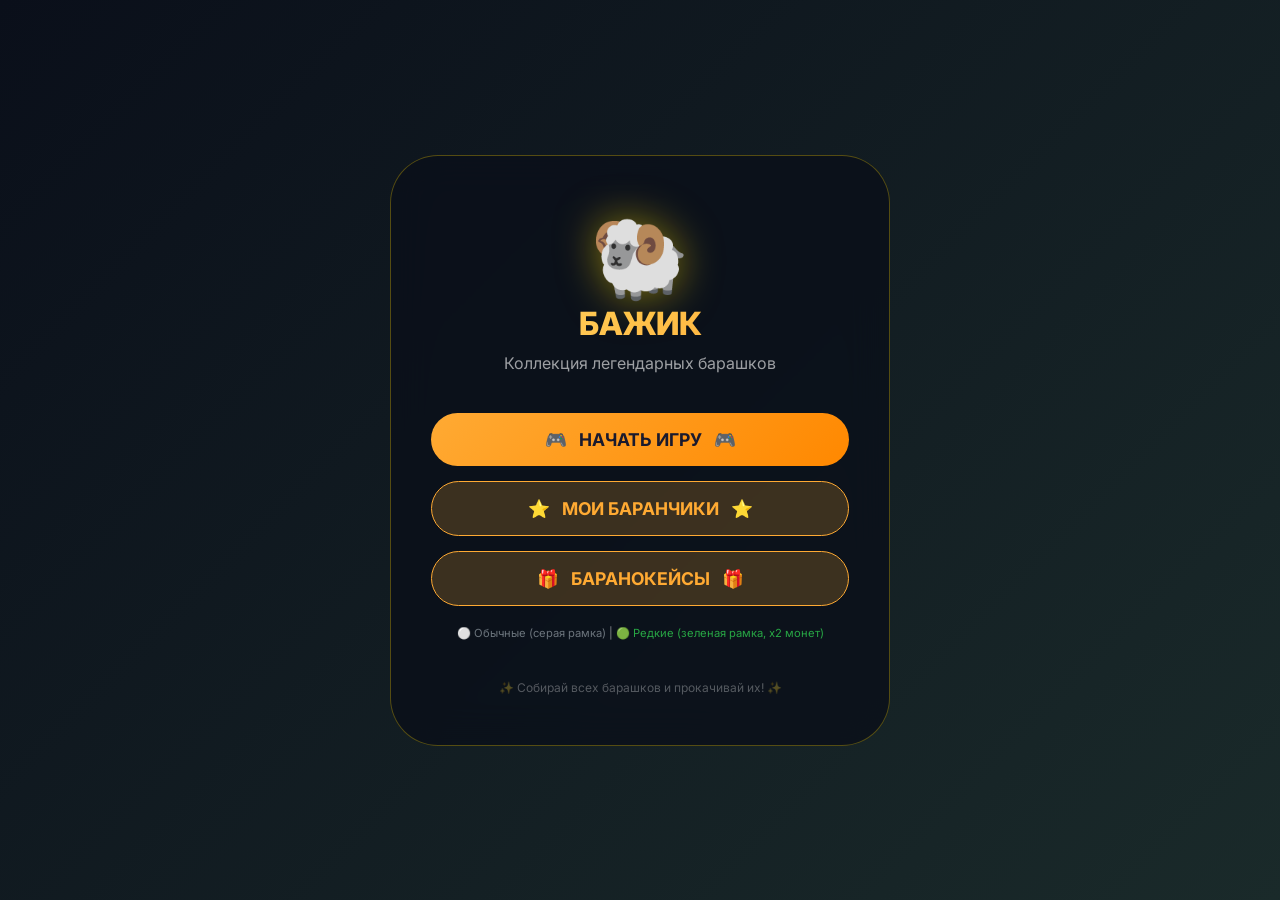
<file: index.html>
<!DOCTYPE html>
<html lang="ru">
<head>
    <meta charset="UTF-8">
    <meta name="viewport" content="width=device-width, initial-scale=1.0, user-scalable=yes">
    <title>Бажик - Главное меню</title>
    <link rel="preconnect" href="https://fonts.googleapis.com">
    <link rel="preconnect" href="https://fonts.gstatic.com" crossorigin>
    <link href="https://fonts.googleapis.com/css2?family=Inter:opsz,wght@14..32,300;14..32,400;14..32,500;14..32,600;14..32,700;14..32,800&display=swap" rel="stylesheet">
    <style>
        * {
            margin: 0;
            padding: 0;
            box-sizing: border-box;
        }
        body {
            font-family: 'Inter', sans-serif;
            min-height: 100vh;
            background: linear-gradient(135deg, #0a0f1a 0%, #1a2a2a 100%);
        }
        .menu-container {
            min-height: 100vh;
            display: flex;
            flex-direction: column;
            justify-content: center;
            align-items: center;
            padding: 20px;
        }
        .menu-card {
            background: rgba(10, 15, 26, 0.8);
            backdrop-filter: blur(20px);
            border-radius: 48px;
            padding: 50px 40px;
            text-align: center;
            border: 1px solid rgba(255, 215, 0, 0.3);
            max-width: 500px;
            width: 100%;
            animation: fadeInUp 0.5s ease-out;
        }
        @keyframes fadeInUp {
            from { opacity: 0; transform: translateY(30px); }
            to { opacity: 1; transform: translateY(0); }
        }
        .menu-logo {
            margin-bottom: 30px;
        }
        .menu-logo-icon {
            font-size: 5rem;
            filter: drop-shadow(0 0 20px rgba(255,215,0,0.5));
            animation: bounce 2s infinite;
        }
        @keyframes bounce {
            0%, 100% { transform: translateY(0); }
            50% { transform: translateY(-10px); }
        }
        .menu-title {
            font-size: 2rem;
            font-weight: 800;
            background: linear-gradient(135deg, #ffd966, #ffaa33);
            -webkit-background-clip: text;
            background-clip: text;
            color: transparent;
            margin-bottom: 10px;
        }
        .menu-subtitle {
            color: rgba(255,255,255,0.6);
            margin-bottom: 40px;
        }
        .menu-buttons {
            display: flex;
            flex-direction: column;
            gap: 15px;
        }
        .menu-btn {
            background: linear-gradient(135deg, #ffaa33, #ff8800);
            border: none;
            padding: 16px 24px;
            border-radius: 60px;
            font-size: 1.1rem;
            font-weight: 700;
            color: #1a1a2e;
            cursor: pointer;
            transition: all 0.2s;
            font-family: inherit;
            text-decoration: none;
            display: flex;
            align-items: center;
            justify-content: center;
            gap: 12px;
        }
        .menu-btn.secondary {
            background: rgba(255,170,51,0.2);
            color: #ffaa33;
            border: 1px solid #ffaa33;
        }
        .menu-btn:active {
            transform: scale(0.97);
        }
        .menu-footer {
            margin-top: 40px;
            color: rgba(255,255,255,0.3);
            font-size: 0.75rem;
        }
        .rarity-info {
            margin-top: 20px;
            font-size: 0.7rem;
            color: rgba(255,255,255,0.5);
        }
        .common-color { color: #6c757d; }
        .rare-color { color: #28a745; }
    </style>
</head>
<body>
    <div class="menu-container">
        <div class="menu-card">
            <div class="menu-logo">
                <div class="menu-logo-icon">🐏</div>
                <h1 class="menu-title">БАЖИК</h1>
                <p class="menu-subtitle">Коллекция легендарных барашков</p>
            </div>
            <div class="menu-buttons">
                <a href="game.html" class="menu-btn">
                    <span>🎮</span> НАЧАТЬ ИГРУ
                    <span>🎮</span>
                </a>
                <a href="brawlers.html" class="menu-btn secondary">
                    <span>⭐</span> МОИ БАРАНЧИКИ
                    <span>⭐</span>
                </a>
                <a href="cases.html" class="menu-btn secondary">
                    <span>🎁</span> БАРАНОКЕЙСЫ
                    <span>🎁</span>
                </a>
            </div>
            <div class="rarity-info">
                <span class="common-color">⚪ Обычные (серая рамка)</span> | 
                <span class="rare-color">🟢 Редкие (зеленая рамка, x2 монет)</span>
            </div>
            <div class="menu-footer">
                <p>✨ Собирай всех барашков и прокачивай их! ✨</p>
            </div>
        </div>
    </div>
</body>
</html>
</file>
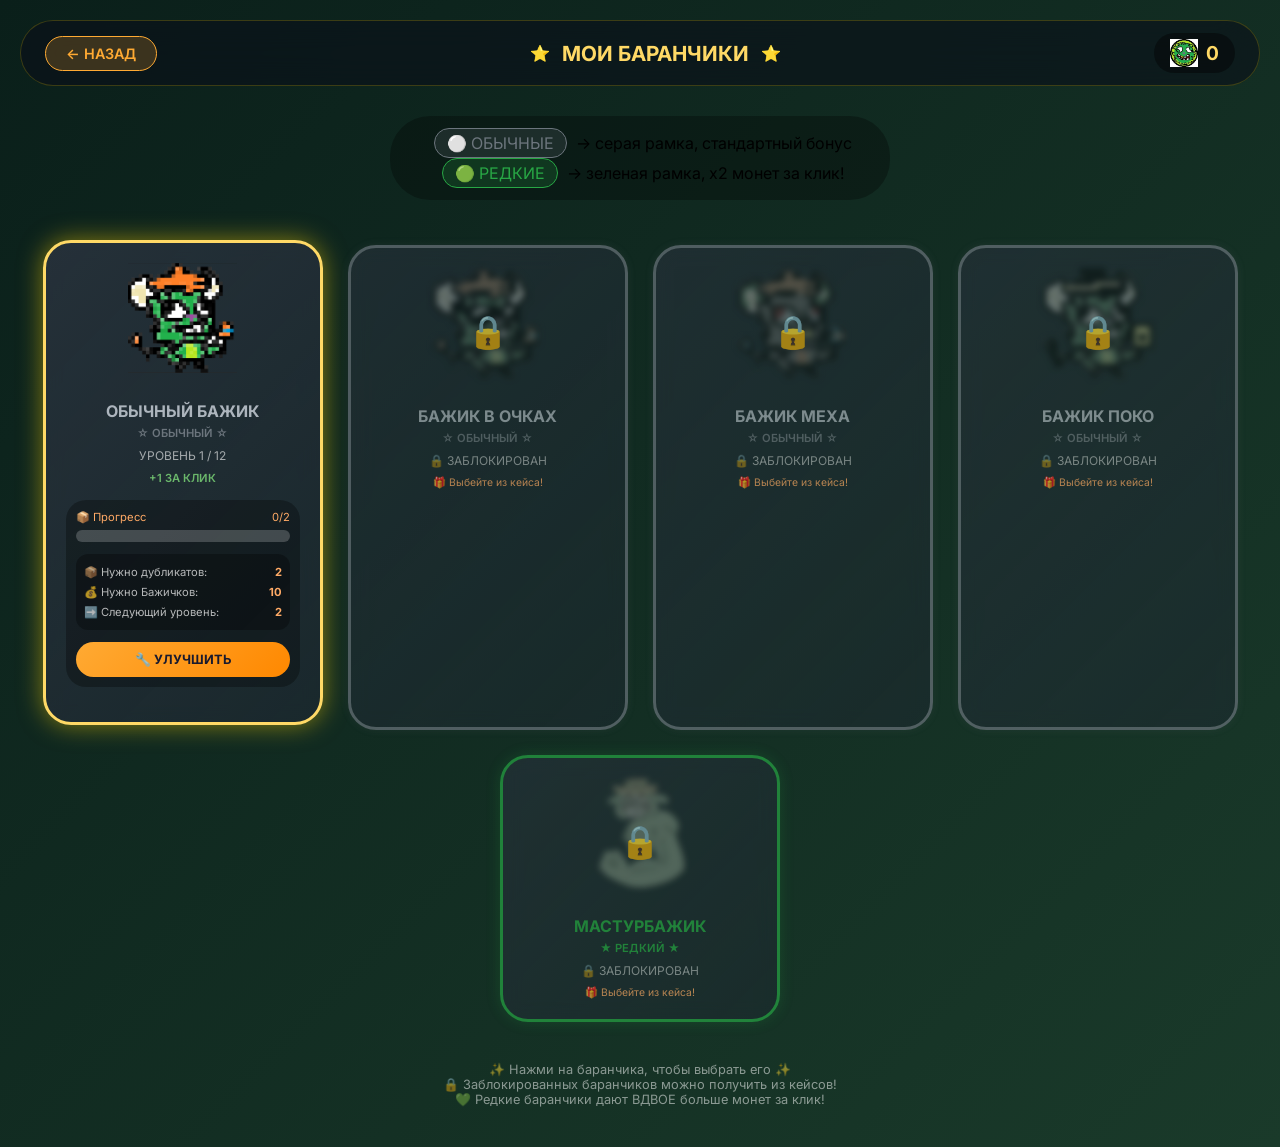
<file: brawlers.html>
<!DOCTYPE html>
<html lang="ru">
<head>
    <meta charset="UTF-8">
    <meta name="viewport" content="width=device-width, initial-scale=1.0, user-scalable=yes">
    <title>Бажик - Мои баранчики</title>
    <link rel="preconnect" href="https://fonts.googleapis.com">
    <link href="https://fonts.googleapis.com/css2?family=Inter:opsz,wght@14..32,300;14..32,400;14..32,500;14..32,600;14..32,700;14..32,800&display=swap" rel="stylesheet">
    <style>
        * {
            margin: 0;
            padding: 0;
            box-sizing: border-box;
        }
        body {
            font-family: 'Inter', sans-serif;
            background: linear-gradient(135deg, #0a1f1a 0%, #1a3a2a 100%);
            min-height: 100vh;
        }
        .brawlers-page {
            padding: 20px;
            min-height: 100vh;
        }
        .page-header {
            display: flex;
            justify-content: space-between;
            align-items: center;
            margin-bottom: 30px;
            background: rgba(10,15,26,0.6);
            backdrop-filter: blur(20px);
            border-radius: 60px;
            padding: 12px 24px;
            border: 1px solid rgba(255,215,0,0.2);
        }
        .back-btn {
            background: rgba(255,170,51,0.2);
            border: 1px solid #ffaa33;
            padding: 8px 20px;
            border-radius: 40px;
            color: #ffaa33;
            text-decoration: none;
            font-size: 0.9rem;
            font-weight: 600;
        }
        .page-title {
            display: flex;
            align-items: center;
            gap: 12px;
        }
        .page-title h1 {
            font-size: 1.3rem;
            color: #ffd966;
        }
        .currency-badge {
            display: flex;
            align-items: center;
            gap: 8px;
            background: rgba(0,0,0,0.4);
            padding: 6px 16px;
            border-radius: 40px;
        }
        .currency-badge img {
            width: 28px;
            height: 28px;
        }
        .currency-badge span {
            font-weight: 700;
            color: #ffd966;
            font-size: 1.2rem;
        }
        .rarity-info-header {
            text-align: center;
            margin-bottom: 25px;
            padding: 12px;
            background: rgba(0,0,0,0.3);
            border-radius: 40px;
            max-width: 500px;
            margin-left: auto;
            margin-right: auto;
        }
        .rarity-common-badge {
            color: #6c757d;
            display: inline-block;
            padding: 4px 12px;
            border-radius: 20px;
            background: rgba(108,117,125,0.2);
            margin: 0 5px;
            border: 1px solid #6c757d;
        }
        .rarity-rare-badge {
            color: #28a745;
            display: inline-block;
            padding: 4px 12px;
            border-radius: 20px;
            background: rgba(40,167,69,0.2);
            margin: 0 5px;
            border: 1px solid #28a745;
        }
        .brawlers-grid {
            display: flex;
            flex-wrap: wrap;
            justify-content: center;
            gap: 25px;
            padding: 20px;
        }
        .brawler-card {
            background: linear-gradient(135deg, rgba(40,50,60,0.9), rgba(30,40,50,0.7));
            border-radius: 28px;
            padding: 20px;
            width: 280px;
            text-align: center;
            cursor: pointer;
            transition: all 0.2s;
            backdrop-filter: blur(10px);
            position: relative;
        }
        .brawler-card.common {
            border: 3px solid #6c757d;
            box-shadow: 0 0 10px rgba(108,117,125,0.2);
        }
        .brawler-card.rare {
            border: 3px solid #28a745;
            box-shadow: 0 0 15px rgba(40,167,69,0.3);
        }
        .brawler-card.selected {
            transform: translateY(-5px);
            box-shadow: 0 0 25px rgba(255,215,0,0.5);
            border-color: #ffd966 !important;
        }
        .brawler-card.locked {
            opacity: 0.7;
            cursor: default;
        }
        .brawler-img {
            width: 110px;
            height: 110px;
            object-fit: contain;
            margin-bottom: 12px;
        }
        .brawler-name {
            font-weight: 700;
            font-size: 1rem;
            margin-bottom: 5px;
        }
        .common .brawler-name { color: #adb5bd; }
        .rare .brawler-name { color: #28a745; }
        .rarity-text {
            font-size: 0.7rem;
            margin-bottom: 8px;
            font-weight: 600;
        }
        .common .rarity-text { color: #6c757d; }
        .rare .rarity-text { color: #28a745; }
        .brawler-level {
            font-size: 0.75rem;
            color: rgba(255,255,255,0.6);
            margin: 8px 0;
        }
        .max-level-text { color: #ffaa33; font-weight: 700; }
        .brawler-bonus {
            font-size: 0.7rem;
            color: #6bb86b;
            font-weight: 600;
            margin: 5px 0;
        }
        .progress-container {
            margin: 15px 0;
            padding: 10px;
            background: rgba(0,0,0,0.3);
            border-radius: 20px;
        }
        .progress-label {
            display: flex;
            justify-content: space-between;
            font-size: 0.7rem;
            color: #ffaa66;
            margin-bottom: 6px;
        }
        .progress-bar-bg {
            background: rgba(255,255,255,0.2);
            border-radius: 10px;
            height: 12px;
            overflow: hidden;
            margin-bottom: 12px;
        }
        .progress-bar-fill {
            background: linear-gradient(90deg, #ffaa33, #ffd966);
            height: 100%;
            border-radius: 10px;
            transition: width 0.3s ease;
        }
        .upgrade-cost-info {
            background: rgba(0,0,0,0.3);
            border-radius: 12px;
            padding: 8px;
            margin-bottom: 12px;
        }
        .cost-item {
            display: flex;
            justify-content: space-between;
            font-size: 0.7rem;
            color: rgba(255,255,255,0.7);
            padding: 3px 0;
        }
        .cost-value { color: #ffaa66; font-weight: bold; }
        .upgrade-btn {
            background: linear-gradient(135deg, #ffaa33, #ff8800);
            border: none;
            padding: 10px;
            border-radius: 30px;
            color: #1a1a2e;
            font-size: 0.8rem;
            font-weight: 700;
            cursor: pointer;
            width: 100%;
            font-family: inherit;
        }
        .brawler-max-achieved {
            margin-top: 10px;
            padding: 8px;
            background: rgba(255,170,51,0.2);
            border-radius: 20px;
            font-size: 0.7rem;
            color: #ffaa33;
        }
        .final-bonus {
            margin-top: 10px;
            padding: 8px;
            background: rgba(255,170,51,0.2);
            border-radius: 20px;
            font-size: 0.8rem;
            color: #ffaa33;
        }
        .max-level-badge {
            position: absolute;
            top: -10px;
            right: -10px;
            background: linear-gradient(135deg, #ffaa33, #ff8800);
            border-radius: 30px;
            padding: 4px 8px;
            font-size: 0.7rem;
            font-weight: 800;
            color: #1a1a2e;
            animation: pulse 1s infinite;
        }
        .brawler-image-wrapper {
            position: relative;
            margin-bottom: 12px;
            display: inline-block;
        }
        .locked-img {
            filter: grayscale(0.7) blur(3px);
            opacity: 0.5;
        }
        .lock-overlay {
            position: absolute;
            top: 50%;
            left: 50%;
            transform: translate(-50%, -50%);
            font-size: 2rem;
            pointer-events: none;
        }
        .unlock-hint {
            margin-top: 8px;
            font-size: 0.65rem;
            color: #ffaa66;
        }
        .info-message {
            text-align: center;
            padding: 20px;
            color: rgba(255,255,255,0.5);
            font-size: 0.8rem;
        }
        @keyframes pulse {
            0%, 100% { transform: scale(1); opacity: 1; }
            50% { transform: scale(1.05); opacity: 0.8; }
        }
        @media (max-width: 600px) {
            .brawler-card { width: 220px; padding: 15px; }
            .brawler-img { width: 80px; height: 80px; }
        }
    </style>
</head>
<body>
    <div class="brawlers-page">
        <div class="page-header">
            <a href="game.html" class="back-btn">← НАЗАД</a>
            <div class="page-title">
                <span>⭐</span>
                <h1>МОИ БАРАНЧИКИ</h1>
                <span>⭐</span>
            </div>
            <div class="currency-badge">
                <img src="images/бажичок.png" alt="💰">
                <span id="currencyDisplay">0</span>
            </div>
        </div>

        <div class="rarity-info-header">
            <span class="rarity-common-badge">⚪ ОБЫЧНЫЕ</span>
            <span>→ серая рамка, стандартный бонус</span>
            <br>
            <span class="rarity-rare-badge">🟢 РЕДКИЕ</span>
            <span>→ зеленая рамка, х2 монет за клик!</span>
        </div>

        <div class="brawlers-grid" id="brawlersGrid">
            <div style="text-align: center; width: 100%; padding: 50px;">Загрузка...</div>
        </div>
        
        <div class="info-message">
            <p>✨ Нажми на баранчика, чтобы выбрать его ✨</p>
            <p>🔒 Заблокированных баранчиков можно получить из кейсов!</p>
            <p>💚 Редкие баранчики дают ВДВОЕ больше монет за клик!</p>
        </div>
    </div>

    <script src="scripts/main.js"></script>
    <script src="scripts/brawlers.js"></script>
</body>
</html>
</file>
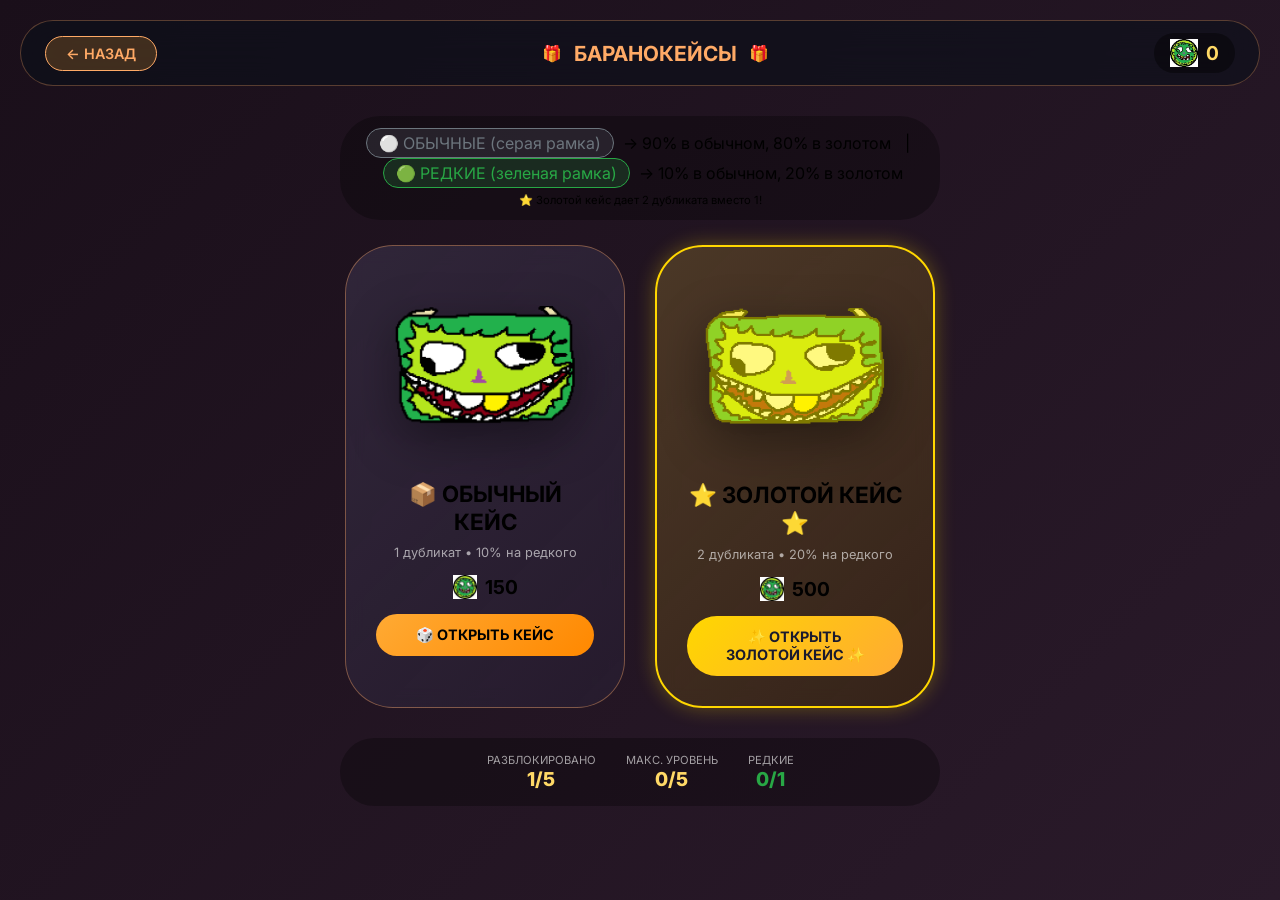
<file: cases.html>
<!DOCTYPE html>
<html lang="ru">
<head>
    <meta charset="UTF-8">
    <meta name="viewport" content="width=device-width, initial-scale=1.0, user-scalable=yes">
    <title>Бажик - Баранокейсы</title>
    <link rel="preconnect" href="https://fonts.googleapis.com">
    <link href="https://fonts.googleapis.com/css2?family=Inter:opsz,wght@14..32,300;14..32,400;14..32,500;14..32,600;14..32,700;14..32,800&display=swap" rel="stylesheet">
    <style>
        * { margin: 0; padding: 0; box-sizing: border-box; }
        body {
            font-family: 'Inter', sans-serif;
            background: linear-gradient(135deg, #1a0f1a 0%, #2a1a2a 100%);
            min-height: 100vh;
        }
        .cases-page { padding: 20px; min-height: 100vh; }
        .page-header {
            display: flex;
            justify-content: space-between;
            align-items: center;
            margin-bottom: 30px;
            background: rgba(10,15,26,0.6);
            backdrop-filter: blur(20px);
            border-radius: 60px;
            padding: 12px 24px;
            border: 1px solid rgba(255,170,102,0.3);
        }
        .back-btn {
            background: rgba(255,170,51,0.2);
            border: 1px solid #ffaa66;
            padding: 8px 20px;
            border-radius: 40px;
            color: #ffaa66;
            text-decoration: none;
            font-size: 0.9rem;
            font-weight: 600;
        }
        .page-title {
            display: flex;
            align-items: center;
            gap: 12px;
        }
        .page-title h1 { font-size: 1.3rem; color: #ffaa66; }
        .currency-badge {
            display: flex;
            align-items: center;
            gap: 8px;
            background: rgba(0,0,0,0.4);
            padding: 6px 16px;
            border-radius: 40px;
        }
        .currency-badge img { width: 28px; height: 28px; }
        .currency-badge span { font-weight: 700; color: #ffd966; font-size: 1.2rem; }
        .rarity-info {
            text-align: center;
            margin-bottom: 25px;
            padding: 12px;
            background: rgba(0,0,0,0.3);
            border-radius: 40px;
            max-width: 600px;
            margin-left: auto;
            margin-right: auto;
        }
        .rarity-common {
            color: #6c757d;
            display: inline-block;
            padding: 4px 12px;
            border-radius: 20px;
            background: rgba(108,117,125,0.2);
            margin: 0 5px;
            border: 1px solid #6c757d;
        }
        .rarity-rare {
            color: #28a745;
            display: inline-block;
            padding: 4px 12px;
            border-radius: 20px;
            background: rgba(40,167,69,0.2);
            margin: 0 5px;
            border: 1px solid #28a745;
        }
        .cases-grid {
            display: flex;
            flex-wrap: wrap;
            justify-content: center;
            gap: 30px;
            max-width: 900px;
            margin: 0 auto;
        }
        .case-card {
            background: linear-gradient(135deg, rgba(50,40,60,0.9), rgba(40,30,50,0.7));
            border-radius: 48px;
            padding: 30px;
            text-align: center;
            border: 1px solid rgba(255,170,102,0.4);
            backdrop-filter: blur(10px);
            width: 280px;
            transition: transform 0.2s;
        }
        .case-card:hover { transform: translateY(-5px); }
        .case-card.golden {
            background: linear-gradient(135deg, rgba(80,60,40,0.9), rgba(60,40,20,0.7));
            border: 2px solid #ffd700;
            box-shadow: 0 0 20px rgba(255,215,0,0.3);
        }
        .case-image {
            width: 180px;
            height: 180px;
            object-fit: contain;
            margin-bottom: 20px;
            filter: drop-shadow(0 15px 25px rgba(0,0,0,0.4));
            animation: float 3s infinite ease-in-out;
        }
        .golden .case-image { animation: float 3s infinite ease-in-out, goldenGlow 2s infinite; }
        @keyframes goldenGlow {
            0%, 100% { filter: drop-shadow(0 0 5px #ffd700); }
            50% { filter: drop-shadow(0 0 20px #ffaa33); }
        }
        @keyframes float { 0%, 100% { transform: translateY(0); } 50% { transform: translateY(-12px); } }
        .case-card h2 { font-size: 1.4rem; margin-bottom: 10px; }
        .case-card p { color: rgba(255,255,255,0.6); font-size: 0.8rem; margin-bottom: 15px; }
        .case-price {
            font-size: 1.2rem;
            font-weight: 700;
            margin-bottom: 15px;
            display: flex;
            align-items: center;
            justify-content: center;
            gap: 8px;
        }
        .case-price img { width: 24px; height: 24px; }
        .open-case-btn {
            background: linear-gradient(135deg, #ffaa33, #ff8800);
            border: none;
            padding: 12px 24px;
            border-radius: 40px;
            font-size: 0.9rem;
            font-weight: 700;
            cursor: pointer;
            font-family: inherit;
            width: 100%;
        }
        .golden .open-case-btn { background: linear-gradient(135deg, #ffd700, #ffaa33); color: #1a1a2e; }
        .case-stats-container { max-width: 600px; margin: 30px auto 0; }
        .case-stats {
            display: flex;
            justify-content: center;
            gap: 30px;
            padding: 15px;
            background: rgba(0,0,0,0.3);
            border-radius: 60px;
            flex-wrap: wrap;
        }
        .case-stats .stat-item { text-align: center; }
        .case-stats .stat-label { display: block; font-size: 0.7rem; color: rgba(255,255,255,0.6); }
        .case-stats .stat-value { font-size: 1.2rem; font-weight: 800; color: #ffd966; }
        @media (max-width: 700px) {
            .case-card { width: 260px; padding: 20px; }
            .case-image { width: 140px; height: 140px; }
        }
    </style>
</head>
<body>
    <div class="cases-page">
        <div class="page-header">
            <a href="game.html" class="back-btn">← НАЗАД</a>
            <div class="page-title">
                <span>🎁</span>
                <h1>БАРАНОКЕЙСЫ</h1>
                <span>🎁</span>
            </div>
            <div class="currency-badge">
                <img src="images/бажичок.png" alt="💰">
                <span id="currencyDisplay">0</span>
            </div>
        </div>

        <div class="rarity-info">
            <span class="rarity-common">⚪ ОБЫЧНЫЕ (серая рамка)</span>
            <span>→ 90% в обычном, 80% в золотом</span>
            <span style="margin: 0 10px">|</span>
            <span class="rarity-rare">🟢 РЕДКИЕ (зеленая рамка)</span>
            <span>→ 10% в обычном, 20% в золотом</span>
            <br>
            <span style="font-size: 0.7rem;">⭐ Золотой кейс дает 2 дубликата вместо 1!</span>
        </div>

        <div class="cases-grid">
            <div class="case-card">
                <img src="images/баранокейс.png" class="case-image">
                <h2>📦 ОБЫЧНЫЙ КЕЙС</h2>
                <p>1 дубликат • 10% на редкого</p>
                <div class="case-price">
                    <img src="images/бажичок.png" alt="💰">
                    <span id="normalCasePrice">150</span>
                </div>
                <button id="openNormalCaseBtn" class="open-case-btn">🎲 ОТКРЫТЬ КЕЙС</button>
            </div>

            <div class="case-card golden">
                <img src="images/золотойбаранокейс.png" class="case-image">
                <h2>⭐ ЗОЛОТОЙ КЕЙС ⭐</h2>
                <p>2 дубликата • 20% на редкого</p>
                <div class="case-price">
                    <img src="images/бажичок.png" alt="💰">
                    <span id="goldenCasePrice">500</span>
                </div>
                <button id="openGoldenCaseBtn" class="open-case-btn">✨ ОТКРЫТЬ ЗОЛОТОЙ КЕЙС ✨</button>
            </div>
        </div>
        
        <div id="caseStats" class="case-stats-container"></div>
    </div>

    <script src="scripts/main.js"></script>
    <script src="scripts/cases.js"></script>
</body>
</html>
</file>
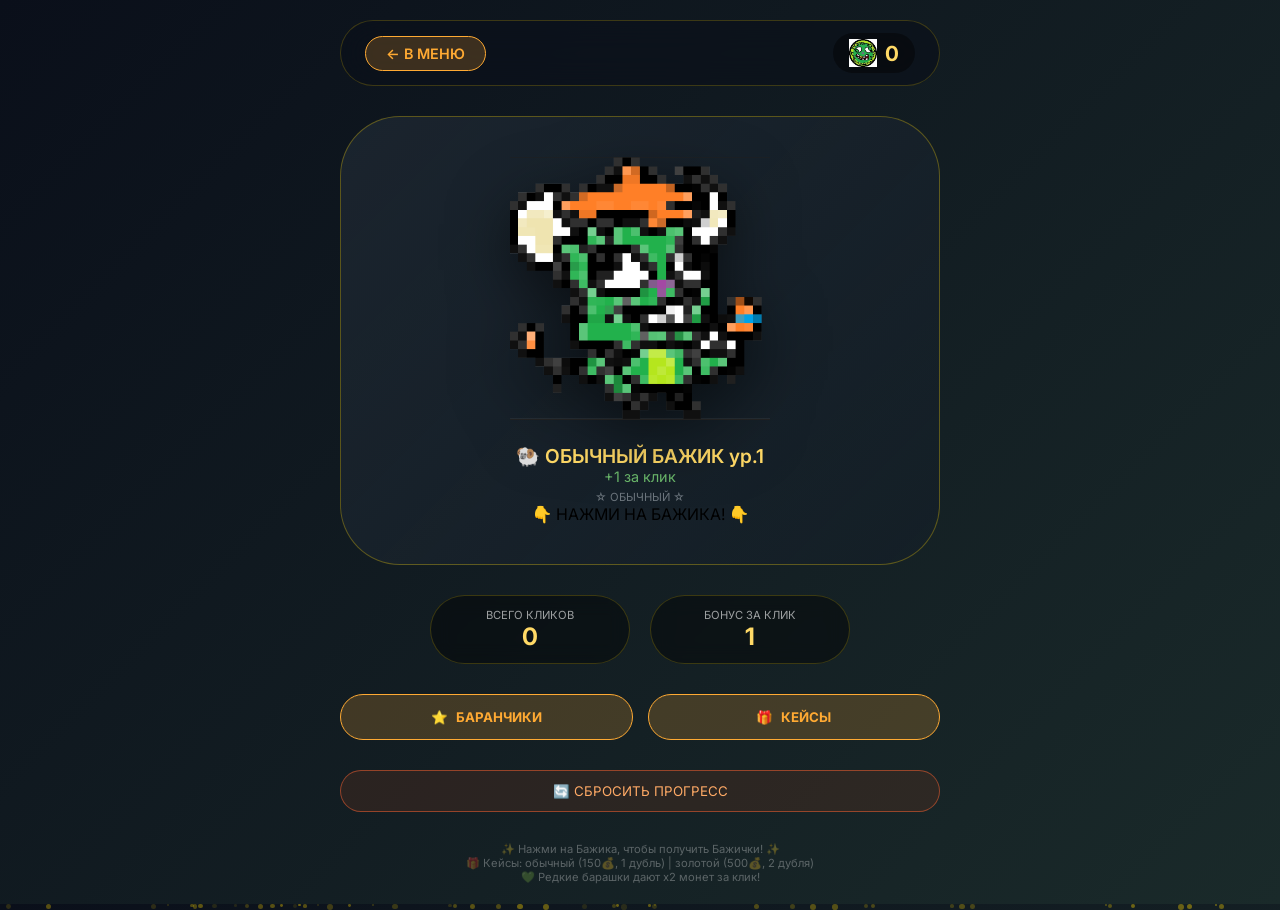
<file: game.html>
<!DOCTYPE html>
<html lang="ru">
<head>
    <meta charset="UTF-8">
    <meta name="viewport" content="width=device-width, initial-scale=1.0, user-scalable=yes">
    <title>Бажик - Игра</title>
    <link rel="preconnect" href="https://fonts.googleapis.com">
    <link href="https://fonts.googleapis.com/css2?family=Inter:opsz,wght@14..32,300;14..32,400;14..32,500;14..32,600;14..32,700;14..32,800&display=swap" rel="stylesheet">
    <style>
        * {
            margin: 0;
            padding: 0;
            box-sizing: border-box;
        }
        body {
            font-family: 'Inter', sans-serif;
            background: linear-gradient(135deg, #0a0f1a 0%, #1a2a2a 100%);
            min-height: 100vh;
        }
        .game-container {
            min-height: 100vh;
            padding: 20px;
        }
        .game-content {
            max-width: 600px;
            margin: 0 auto;
        }
        .top-nav {
            display: flex;
            justify-content: space-between;
            align-items: center;
            margin-bottom: 30px;
            background: rgba(10,15,26,0.6);
            backdrop-filter: blur(20px);
            border-radius: 60px;
            padding: 12px 24px;
            border: 1px solid rgba(255,215,0,0.2);
        }
        .back-btn {
            background: rgba(255,170,51,0.2);
            border: 1px solid #ffaa33;
            padding: 8px 20px;
            border-radius: 40px;
            color: #ffaa33;
            text-decoration: none;
            font-size: 0.9rem;
            font-weight: 600;
        }
        .currency-header {
            display: flex;
            align-items: center;
            gap: 8px;
            background: rgba(0,0,0,0.4);
            padding: 6px 16px;
            border-radius: 40px;
        }
        .currency-header img {
            width: 28px;
            height: 28px;
        }
        .currency-header span {
            font-size: 1.3rem;
            font-weight: 700;
            color: #ffd966;
        }
        .hero-area {
            background: linear-gradient(135deg, rgba(30,40,50,0.8), rgba(20,30,40,0.6));
            border-radius: 60px;
            padding: 40px;
            text-align: center;
            margin-bottom: 30px;
            border: 1px solid rgba(255,215,0,0.3);
            position: relative;
            overflow: hidden;
        }
        .clickable-sheep {
            cursor: pointer;
            transition: transform 0.1s;
            display: inline-block;
            position: relative;
        }
        .click-ripple {
            position: absolute;
            top: 50%;
            left: 50%;
            width: 100%;
            height: 100%;
            border-radius: 50%;
            pointer-events: none;
        }
        .click-ripple.active {
            animation: rippleEffect 0.4s ease-out;
        }
        @keyframes rippleEffect {
            0% { transform: translate(-50%, -50%) scale(0.8); opacity: 0.8; box-shadow: 0 0 0 0 rgba(255,215,0,0.8); }
            100% { transform: translate(-50%, -50%) scale(1.5); opacity: 0; box-shadow: 0 0 0 30px rgba(255,215,0,0); }
        }
        .hero-image {
            width: 260px;
            height: auto;
            filter: drop-shadow(0 20px 30px rgba(0,0,0,0.5));
        }
        .hero-info {
            margin-top: 20px;
        }
        .hero-name {
            font-size: 1.2rem;
            font-weight: 600;
            color: #ffd966;
        }
        .hero-bonus {
            font-size: 0.9rem;
            color: #6bb86b;
        }
        .hero-rarity {
            font-size: 0.7rem;
            margin-top: 5px;
        }
        .hero-rarity.common { color: #6c757d; }
        .hero-rarity.rare { color: #28a745; }
        .stats-row {
            display: flex;
            justify-content: center;
            gap: 20px;
            margin-bottom: 30px;
            flex-wrap: wrap;
        }
        .stat-box {
            background: rgba(0,0,0,0.4);
            backdrop-filter: blur(10px);
            border-radius: 60px;
            padding: 12px 24px;
            text-align: center;
            flex: 1;
            max-width: 200px;
            border: 1px solid rgba(255,215,0,0.2);
        }
        .stat-label {
            font-size: 0.7rem;
            color: rgba(255,255,255,0.6);
        }
        .stat-number {
            font-size: 1.5rem;
            font-weight: 700;
            color: #ffd966;
        }
        .action-buttons {
            display: flex;
            gap: 15px;
            margin-bottom: 30px;
        }
        .action-btn {
            flex: 1;
            background: linear-gradient(135deg, #ffaa33, #ff8800);
            border: none;
            padding: 14px;
            border-radius: 60px;
            font-weight: 700;
            font-family: inherit;
            cursor: pointer;
            display: flex;
            align-items: center;
            justify-content: center;
            gap: 8px;
            text-decoration: none;
            color: #1a1a2e;
        }
        .action-btn.secondary {
            background: rgba(255,170,51,0.2);
            color: #ffaa33;
            border: 1px solid #ffaa33;
        }
        .reset-btn {
            background: rgba(100,50,30,0.3);
            border: 1px solid rgba(255,100,50,0.5);
            padding: 12px;
            border-radius: 40px;
            width: 100%;
            font-family: inherit;
            color: #ffaa66;
            cursor: pointer;
        }
        .info-text {
            margin-top: 30px;
            text-align: center;
            color: rgba(255,255,255,0.3);
            font-size: 0.7rem;
        }
        @media (max-width: 600px) {
            .hero-image { width: 200px; }
            .stat-number { font-size: 1.2rem; }
        }
    </style>
</head>
<body>
    <div class="game-container">
        <div class="game-content">
            <div class="top-nav">
                <a href="index.html" class="back-btn">← В МЕНЮ</a>
                <div class="currency-header">
                    <img src="images/бажичок.png" alt="Бажичок">
                    <span id="currencyAmount">0</span>
                </div>
            </div>

            <div class="hero-area">
                <div id="clickableSheep" class="clickable-sheep">
                    <img id="mainSheepImage" src="images/бажичек.png" class="hero-image">
                    <div class="click-ripple"></div>
                </div>
                <div class="hero-info">
                    <div class="hero-name" id="activeBrawlerName">Обычный Бажик</div>
                    <div class="hero-bonus" id="activeBrawlerBonus">+1 за клик</div>
                    <div class="hero-rarity" id="activeBrawlerRarity">☆ ОБЫЧНЫЙ ☆</div>
                </div>
                <div class="click-hint">👇 НАЖМИ НА БАЖИКА! 👇</div>
            </div>

            <div class="stats-row">
                <div class="stat-box">
                    <div class="stat-label">ВСЕГО КЛИКОВ</div>
                    <div class="stat-number" id="totalClicks">0</div>
                </div>
                <div class="stat-box">
                    <div class="stat-label">БОНУС ЗА КЛИК</div>
                    <div class="stat-number" id="clickBonus">1</div>
                </div>
            </div>

            <div class="action-buttons">
                <button id="openBrawlersBtn" class="action-btn secondary">
                    <span>⭐</span> БАРАНЧИКИ
                </button>
                <button id="openCasesBtn" class="action-btn secondary">
                    <span>🎁</span> КЕЙСЫ
                </button>
            </div>

            <button id="resetGameBtn" class="reset-btn">
                <span>🔄</span> СБРОСИТЬ ПРОГРЕСС
            </button>

            <div class="info-text">
                <p>✨ Нажми на Бажика, чтобы получить Бажички! ✨</p>
                <p>🎁 Кейсы: обычный (150💰, 1 дубль) | золотой (500💰, 2 дубля)</p>
                <p>💚 Редкие барашки дают x2 монет за клик!</p>
            </div>
        </div>
    </div>
    
    <div id="particles"></div>

    <script src="scripts/main.js"></script>
    <script src="scripts/game.js"></script>
</body>
</html>
</file>
